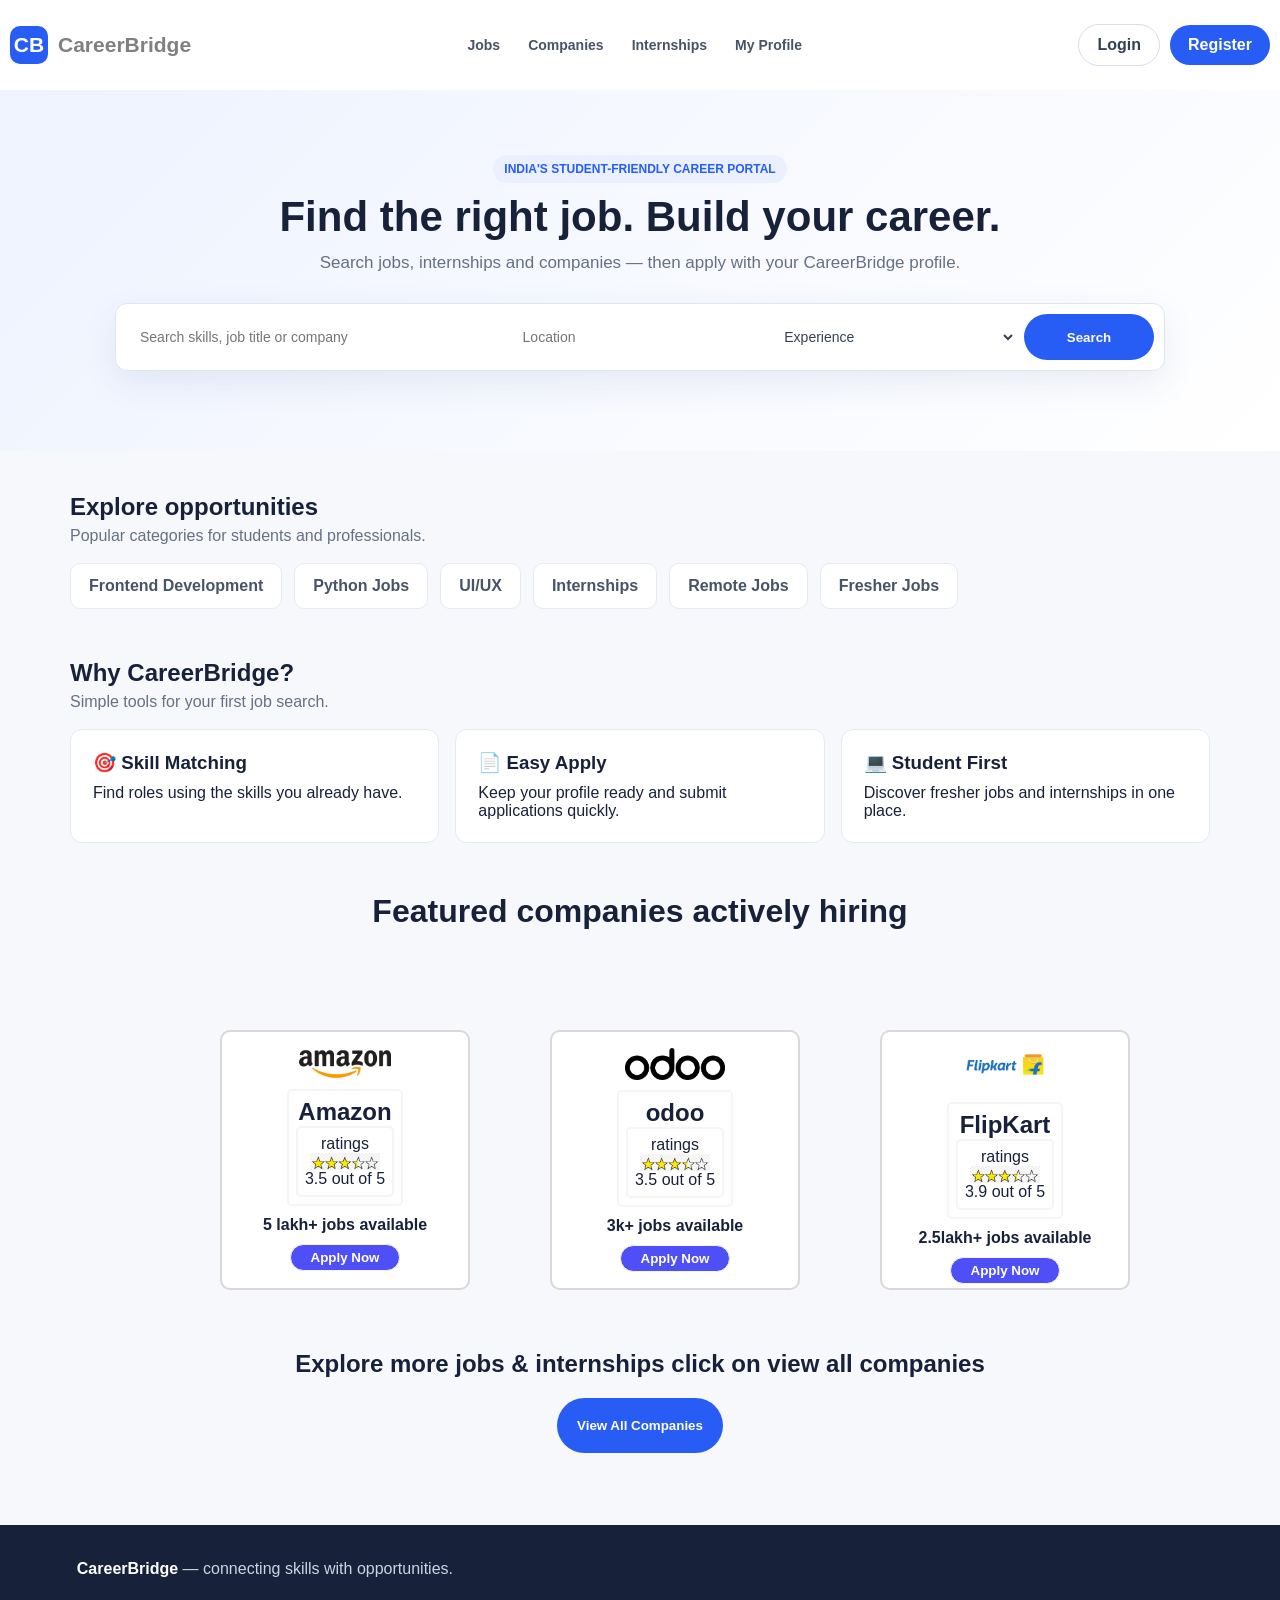
<file: index.html>
<!doctype html>
<html lang="en">

<head>
    <meta charset="UTF-8">
    <meta name="viewport" content="width=device-width,initial-scale=1">
    <title>CareerBridge | Find Jobs & Internships</title>
    <link rel="stylesheet" href="style.css">
</head>

<body>
    <nav class="cb-nav"><a class="cb-brand" href="index.html"><span class="cb-logo">CB</span>CareerBridge</a>
        <div class="cb-links"><a href="student.html">Jobs</a><a href="industry.html">Companies</a><a
                href="internship.html">Internships</a><a href="profile.html">My Profile</a></div>
        <div class="cb-actions"><a class="cb-btn cb-btn-outline" href="login.html">Login</a><a
                class="cb-btn cb-btn-primary" href="register.html">Register</a></div>
    </nav>
    <section class="cb-hero"><span class="hero-badge">INDIA'S STUDENT-FRIENDLY CAREER PORTAL</span>
        <h1>Find the right job. Build your career.</h1>
        <p>Search jobs, internships and companies — then apply with your CareerBridge profile.</p>
        <div class="cb-search"><input id="homeQ" placeholder="Search skills, job title or company"><input id="homeLoc"
                placeholder="Location"><select id="homeExp">
                <option value="">Experience</option>
                <option>Fresher</option>
                <option>0-2 years</option>
                <option>1-3 years</option>
            </select><button class="cb-btn cb-btn-primary"
                onclick="location.href='student.html?q='+encodeURIComponent(homeQ.value)+'&location='+encodeURIComponent(homeLoc.value)+'&experience='+encodeURIComponent(homeExp.value)">Search</button>
        </div>
    </section>
    <main class="cb-container">
        <div class="cb-section-title">
            <div>
                <h2>Explore opportunities</h2>
                <p>Popular categories for students and professionals.</p>
            </div>
        </div>
        <div class="cb-chips"><a class="cb-chip" href="student.html?q=Frontend">Frontend Development</a><a
                class="cb-chip" href="student.html?q=Python">Python Jobs</a><a class="cb-chip"
                href="student.html?q=UI">UI/UX</a><a class="cb-chip" href="internship.html">Internships</a><a
                class="cb-chip" href="student.html?location=Remote">Remote Jobs</a><a class="cb-chip"
                href="student.html?experience=Fresher">Fresher Jobs</a></div>
        <div class="cb-section-title" style="margin-top:50px">
            <div>
                <h2>Why CareerBridge?</h2>
                <p>Simple tools for your first job search.</p>
            </div>
        </div>
        <div class="company-grid">
            <div class="company-card">
                <h3>🎯 Skill Matching</h3>
                <p>Find roles using the skills you already have.</p>
            </div>
            <div class="company-card">
                <h3>📄 Easy Apply</h3>
                <p>Keep your profile ready and submit applications quickly.</p>
            </div>
            <div class="company-card">
                <h3>💻 Student First</h3>
                <p>Discover fresher jobs and internships in one place.</p>
            </div>
        </div>
        <div class="companys">
            <h1 style="margin-top: 50px;">Featured companies actively hiring</h1>
            <div class="container3">
                <div class="card">
                    <img style="width: 100px;" src="assets/compani logo/amazon.jpeg" alt="">
                    <div>
                        <h2>Amazon</h2>
                        <div class="rating" style="display: flex;">
                            <p>ratings</p><img style="width: 70px;" src="assets/svg icons/3.5 stars.png" alt="">
                            <p>3.5 out of 5</p>
                        </div>
                    </div>
                    <h4>5 lakh+ jobs available</h4>
                    <a href="student.html?q=Amazon"><button>Apply Now</button></a>
                </div>
                <div class="card">
                    <img style="width: 100px; filter: invert(1);" src="assets/compani logo/odoo_logo_inverted.png"
                        alt="">
                    <div>
                        <h2>odoo</h2>
                        <div class="rating" style="display: flex;">
                            <p>ratings</p><img style="width: 70px;" src="assets/svg icons/3.5 stars.png" alt="">
                            <p>3.5 out of 5</p>
                        </div>
                    </div>
                    <h4>3k+ jobs available</h4>
                    <a href="student.html?q=Odoo"><button>Apply Now</button></a>
                </div>
                <div class="card">
                    <img style="width: 100px;" src="assets/compani logo/flipkart.png" alt="">
                    <div>
                        <h2>FlipKart</h2>
                        <div class="rating" style="display: flex;">
                            <p>ratings</p><img style="width: 70px;" src="assets/svg icons/3.5 stars.png" alt="">
                            <p>3.9 out of 5</p>
                        </div>
                    </div>
                    <h4>2.5lakh+ jobs available</h4>
                    <a href="student.html?q=Flipkart"><button>Apply Now</button></a>
                </div>
                <div class="card">
                    <img style="width: 100px;" src="assets/compani logo/TCS.jfif" alt="">
                    <div>
                        <h2>Tcs</h2>
                        <div class="rating" style="display: flex;">
                            <p>ratings</p><img style="width: 70px;" src="assets/svg icons/3.5 stars.png" alt="">
                            <p>3.2 out of 5</p>
                        </div>
                    </div>
                    <h4>40k+ jobs available</h4>
                    <a href="student.html?q=Tata Consultancy Services"><button >Apply Now</button></a>
                </div>

            </div>
              <h2>Explore more jobs & internships click on view all companies</h2>
            <a href="industry.html"><button class="viewcompani">View All Companies</button></a>
        </div>
    </main>
    <footer class="cb-footer"><strong>CareerBridge</strong> — connecting skills with opportunities.</footer>
</body>

</html>
</file>
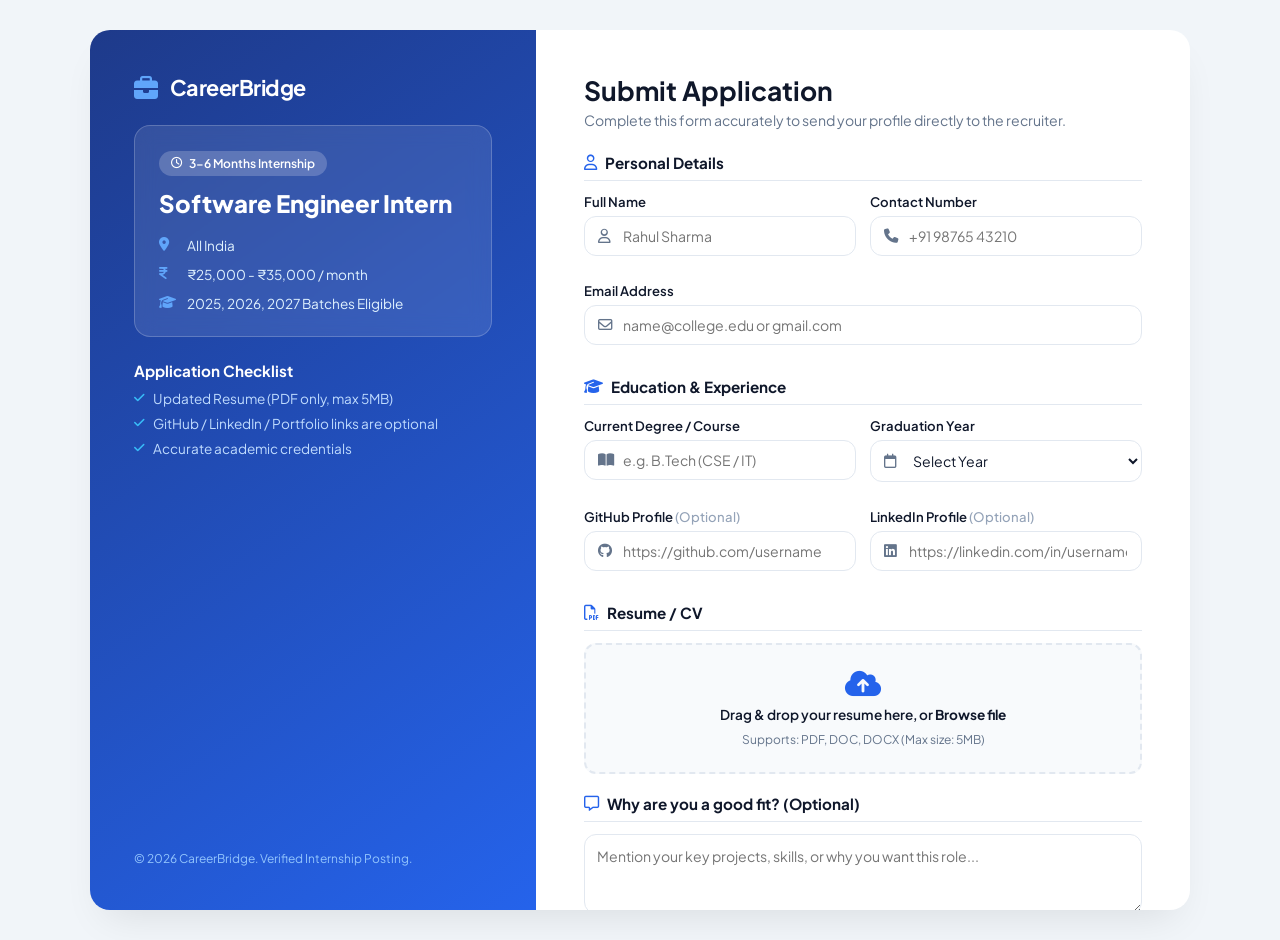
<file: applynow.html>
<!DOCTYPE html>
<html lang="en">
<head>
  <meta charset="UTF-8" />
  <meta name="viewport" content="width=device-width, initial-scale=1.0" />
  <title>Job Application | CareerBridge</title>
  <!-- Google Fonts & Font Awesome Icons -->
  <link href="https://fonts.googleapis.com/css2?family=Plus+Jakarta+Sans:wght@400;500;600;700;800&display=swap" rel="stylesheet">
  <link rel="stylesheet" href="https://cdnjs.cloudflare.com/ajax/libs/font-awesome/6.4.0/css/all.min.css">

  <style>
    :root {
      --primary: #2563eb;
      --primary-hover: #1d4ed8;
      --text-main: #0f172a;
      --text-muted: #64748b;
      --border: #e2e8f0;
      --bg-light: #f8fafc;
      --card-bg: #ffffff;
      --radius: 12px;
      --shadow: 0 10px 25px -5px rgba(0, 0, 0, 0.05), 0 8px 10px -6px rgba(0, 0, 0, 0.05);
    }

    * {
      margin: 0;
      padding: 0;
      box-sizing: border-box;
      font-family: 'Plus Jakarta Sans', sans-serif;
    }

    body {
      background-color: #f1f5f9;
      min-height: 100vh;
      display: flex;
      align-items: center;
      justify-content: center;
      padding: 30px 20px;
    }

    .container {
      display: flex;
      width: 100%;
      max-width: 1100px;
      background: var(--card-bg);
      border-radius: 20px;
      overflow: hidden;
      box-shadow: 0 20px 40px -15px rgba(0, 0, 0, 0.1);
      min-height: 750px;
    }

    /* Left Side - Job Overview Showcase */
    .showcase {
      flex: 0.9;
      background: linear-gradient(145deg, #1e3a8a, #2563eb);
      color: #ffffff;
      padding: 44px;
      display: flex;
      flex-direction: column;
      justify-content: space-between;
    }

    .brand {
      display: flex;
      align-items: center;
      gap: 12px;
      font-size: 1.35rem;
      font-weight: 700;
      letter-spacing: -0.5px;
    }

    .brand i {
      font-size: 1.5rem;
      color: #60a5fa;
    }

    .job-card {
      background: rgba(255, 255, 255, 0.1);
      backdrop-filter: blur(10px);
      border-radius: 16px;
      padding: 24px;
      border: 1px solid rgba(255, 255, 255, 0.2);
      margin: 24px 0;
    }

    .badge-tag {
      display: inline-flex;
      align-items: center;
      gap: 6px;
      background: rgba(255, 255, 255, 0.2);
      padding: 5px 12px;
      border-radius: 20px;
      font-size: 0.75rem;
      font-weight: 600;
      margin-bottom: 12px;
    }

    .job-title {
      font-size: 1.5rem;
      font-weight: 800;
      line-height: 1.3;
      margin-bottom: 6px;
    }

    .company-name {
      font-size: 0.95rem;
      color: #93c5fd;
      font-weight: 600;
      margin-bottom: 18px;
    }

    .job-highlights {
      display: flex;
      flex-direction: column;
      gap: 12px;
      font-size: 0.85rem;
      color: #e0f2fe;
    }

    .job-highlights div {
      display: flex;
      align-items: center;
      gap: 10px;
    }

    .job-highlights i {
      color: #60a5fa;
      width: 18px;
    }

    .guidelines h4 {
      font-size: 0.95rem;
      font-weight: 700;
      margin-bottom: 10px;
    }

    .guidelines ul {
      list-style: none;
      display: flex;
      flex-direction: column;
      gap: 8px;
      font-size: 0.85rem;
      color: #bfdbfe;
    }

    .guidelines li {
      display: flex;
      align-items: center;
      gap: 8px;
    }

    .guidelines li i {
      font-size: 0.75rem;
      color: #38bdf8;
    }

    /* Right Side - Application Form */
    .form-box {
      flex: 1.4;
      padding: 44px 48px;
      overflow-y: auto;
      max-height: 880px;
    }

    .form-header {
      margin-bottom: 24px;
    }

    .form-header h1 {
      font-size: 1.65rem;
      color: var(--text-main);
      font-weight: 700;
    }

    .form-header p {
      color: var(--text-muted);
      font-size: 0.88rem;
      margin-top: 4px;
    }

    .section-title {
      font-size: 0.95rem;
      font-weight: 700;
      color: var(--text-main);
      margin: 20px 0 12px;
      display: flex;
      align-items: center;
      gap: 8px;
      border-bottom: 1px solid var(--border);
      padding-bottom: 8px;
    }

    .section-title i {
      color: var(--primary);
    }

    .form-grid {
      display: grid;
      grid-template-columns: 1fr 1fr;
      gap: 14px;
    }

    .input-group {
      margin-bottom: 12px;
    }

    .input-group.full-width {
      grid-column: span 2;
    }

    .input-group label {
      display: block;
      font-size: 0.82rem;
      font-weight: 600;
      color: var(--text-main);
      margin-bottom: 6px;
    }

    .input-wrapper {
      position: relative;
      display: flex;
      align-items: center;
    }

    .input-wrapper i.prefix-icon {
      position: absolute;
      left: 14px;
      color: var(--text-muted);
      font-size: 0.9rem;
    }

    .input-wrapper input,
    .input-wrapper select,
    .input-group textarea {
      width: 100%;
      padding: 10px 14px 10px 38px;
      border: 1.5px solid var(--border);
      border-radius: var(--radius);
      font-size: 0.88rem;
      color: var(--text-main);
      outline: none;
      background: #ffffff;
      transition: border-color 0.2s, box-shadow 0.2s;
    }

    .input-group textarea {
      padding: 12px;
      resize: vertical;
      min-height: 80px;
    }

    .input-wrapper input:focus,
    .input-wrapper select:focus,
    .input-group textarea:focus {
      border-color: var(--primary);
      box-shadow: 0 0 0 3px rgba(37, 99, 235, 0.15);
    }

    /* Resume Upload Area */
    .upload-zone {
      border: 2px dashed var(--border);
      border-radius: var(--radius);
      padding: 24px;
      text-align: center;
      background: var(--bg-light);
      cursor: pointer;
      transition: all 0.2s ease;
      position: relative;
    }

    .upload-zone:hover {
      border-color: var(--primary);
      background: #eff6ff;
    }

    .upload-zone i {
      font-size: 1.8rem;
      color: var(--primary);
      margin-bottom: 8px;
    }

    .upload-zone p {
      font-size: 0.85rem;
      color: var(--text-main);
      font-weight: 600;
      margin-bottom: 4px;
    }

    .upload-zone span {
      font-size: 0.75rem;
      color: var(--text-muted);
    }

    .file-input {
      position: absolute;
      top: 0;
      left: 0;
      width: 100%;
      height: 100%;
      opacity: 0;
      cursor: pointer;
    }

    .selected-file-badge {
      display: none;
      align-items: center;
      justify-content: center;
      gap: 8px;
      margin-top: 10px;
      font-size: 0.82rem;
      color: #059669;
      font-weight: 600;
      background: #ecfdf5;
      padding: 6px 12px;
      border-radius: 6px;
      border: 1px solid #a7f3d0;
    }

    /* Terms */
    .terms-group {
      display: flex;
      align-items: flex-start;
      gap: 8px;
      margin: 16px 0 20px;
      font-size: 0.8rem;
      color: var(--text-muted);
    }

    .terms-group input {
      margin-top: 3px;
      accent-color: var(--primary);
    }

    /* Submit Button */
    .submit-btn {
      width: 100%;
      padding: 12px;
      background: var(--primary);
      color: #ffffff;
      border: none;
      border-radius: var(--radius);
      font-size: 0.95rem;
      font-weight: 600;
      cursor: pointer;
      display: flex;
      align-items: center;
      justify-content: center;
      gap: 8px;
      transition: background 0.2s, transform 0.1s;
    }

    .submit-btn:hover {
      background: var(--primary-hover);
    }

    .submit-btn:active {
      transform: translateY(1px);
    }

    /* Responsive */
    @media (max-width: 920px) {
      .container {
        flex-direction: column;
      }
      .showcase {
        padding: 30px;
      }
      .form-box {
        padding: 32px 24px;
        max-height: none;
      }
      .form-grid {
        grid-template-columns: 1fr;
      }
      .input-group.full-width {
        grid-column: span 1;
      }
    }
  </style>
</head>
<body>

  <div class="container">
    <!-- Left Showcase: Job Info -->
    <aside class="showcase">
      <div>
        <div class="brand">
          <i class="fa-solid fa-briefcase"></i>
          <span>CareerBridge</span>
        </div>

        <div class="job-card">
          <span class="badge-tag"><i class="fa-regular fa-clock"></i> 3-6 Months Internship</span>
          <h2 class="job-title">Software Engineer Intern</h2>
          <p class="company-name"></p>

          <div class="job-highlights">
            <div><i class="fa-solid fa-location-dot"></i> All India </div>
            <div><i class="fa-solid fa-indian-rupee-sign"></i> ₹25,000 - ₹35,000 / month</div>
            <div><i class="fa-solid fa-graduation-cap"></i> 2025, 2026, 2027 Batches Eligible</div>
          </div>
        </div>

        <div class="guidelines">
          <h4>Application Checklist</h4>
          <ul>
            <li><i class="fa-solid fa-check"></i> Updated Resume (PDF only, max 5MB)</li>
            <li><i class="fa-solid fa-check"></i> GitHub / LinkedIn / Portfolio links are optional</li>
            <li><i class="fa-solid fa-check"></i> Accurate academic credentials</li>
          </ul>
        </div>
      </div>

      <p style="font-size: 0.75rem; color: #93c5fd;">© 2026 CareerBridge. Verified Internship Posting.</p>
    </aside>

    <!-- Right Side: Application Form -->
    <main class="form-box">
      <div class="form-header">
        <h1>Submit Application</h1>
        <p>Complete this form accurately to send your profile directly to the recruiter.</p>
      </div>

      <form id="applicationForm">
        
        <!-- Personal Information -->
        <div class="section-title"><i class="fa-regular fa-user"></i> Personal Details</div>
        <div class="form-grid">
          <div class="input-group">
            <label for="fullName">Full Name</label>
            <div class="input-wrapper">
              <i class="fa-regular fa-user prefix-icon"></i>
              <input type="text" id="fullName" placeholder="Rahul Sharma" required />
            </div>
          </div>

          <div class="input-group">
            <label for="phone">Contact Number</label>
            <div class="input-wrapper">
              <i class="fa-solid fa-phone prefix-icon"></i>
              <input type="tel" id="phone" placeholder="+91 98765 43210" required />
            </div>
          </div>

          <div class="input-group full-width">
            <label for="email">Email Address</label>
            <div class="input-wrapper">
              <i class="fa-regular fa-envelope prefix-icon"></i>
              <input type="email" id="email" placeholder="name@college.edu or gmail.com" required />
            </div>
          </div>
        </div>

        <!-- Academic & Technical Background -->
        <div class="section-title"><i class="fa-solid fa-graduation-cap"></i> Education & Experience</div>
        <div class="form-grid">
          <div class="input-group">
            <label for="degree">Current Degree / Course</label>
            <div class="input-wrapper">
              <i class="fa-solid fa-book-open prefix-icon"></i>
              <input type="text" id="degree" placeholder="e.g. B.Tech (CSE / IT)" required />
            </div>
          </div>

          <div class="input-group">
            <label for="gradYear">Graduation Year</label>
            <div class="input-wrapper">
              <i class="fa-regular fa-calendar prefix-icon"></i>
              <select id="gradYear" required>
                <option value="" disabled selected>Select Year</option>
                <option value="2025">2025</option>
                <option value="2026">2026</option>
                <option value="2027">2027</option>
                <option value="2028">2028</option>
              </select>
            </div>
          </div>

          <div class="input-group">
            <label for="github">GitHub Profile <span style="font-weight:500;color:#94a3b8;">(Optional)</span></label>
            <div class="input-wrapper">
              <i class="fa-brands fa-github prefix-icon"></i>
              <input type="url" id="github" placeholder="https://github.com/username" />
            </div>
          </div>

          <div class="input-group">
            <label for="linkedin">LinkedIn Profile <span style="font-weight:500;color:#94a3b8;">(Optional)</span></label>
            <div class="input-wrapper">
              <i class="fa-brands fa-linkedin prefix-icon"></i>
              <input type="url" id="linkedin" placeholder="https://linkedin.com/in/username" />
            </div>
          </div>
        </div>

        <!-- Resume Attachment -->
        <div class="section-title"><i class="fa-regular fa-file-pdf"></i> Resume / CV</div>
        <div class="upload-zone" id="dropZone">
          <input type="file" id="resume" class="file-input" accept=".pdf,.doc,.docx" required onchange="handleFileSelect(event)" />
          <i class="fa-solid fa-cloud-arrow-up"></i>
          <p>Drag & drop your resume here, or <strong>Browse file</strong></p>
          <span>Supports: PDF, DOC, DOCX (Max size: 5MB)</span>
          <div class="selected-file-badge" id="fileBadge">
            <i class="fa-solid fa-circle-check"></i> <span id="fileNameDisplay">file.pdf</span>
          </div>
        </div>

        <!-- Cover Letter / Short Pitch -->
        <div class="section-title"><i class="fa-regular fa-message"></i> Why are you a good fit? (Optional)</div>
        <div class="input-group full-width">
          <textarea id="coverLetter" placeholder="Mention your key projects, skills, or why you want this role..."></textarea>
        </div>

        <!-- Confirmation -->
        <div class="terms-group">
          <input type="checkbox" id="confirm" required />
          <label for="confirm">
            I confirm that the details provided are accurate and authorize CareerBridge to share my profile with the hiring team.
          </label>
        </div>

        <!-- Submit Button -->
        <button type="submit" class="submit-btn" id="submitBtn">
          <span>Submit Application</span> <i class="fa-solid fa-arrow-right"></i>
        </button>
      </form>
    </main>
  </div>

  <script>
    function handleFileSelect(event) { const file=event.target.files[0], badge=document.getElementById('fileBadge'), nameDisplay=document.getElementById('fileNameDisplay'); if(file){ if(file.size>5*1024*1024){alert('File size exceeds 5MB.');event.target.value='';badge.style.display='none';return;} nameDisplay.textContent=`${file.name} (${(file.size/(1024*1024)).toFixed(2)} MB)`;badge.style.display='inline-flex';} else badge.style.display='none'; }
  </script><script src="backend.js"></script>
</body></html>
</file>
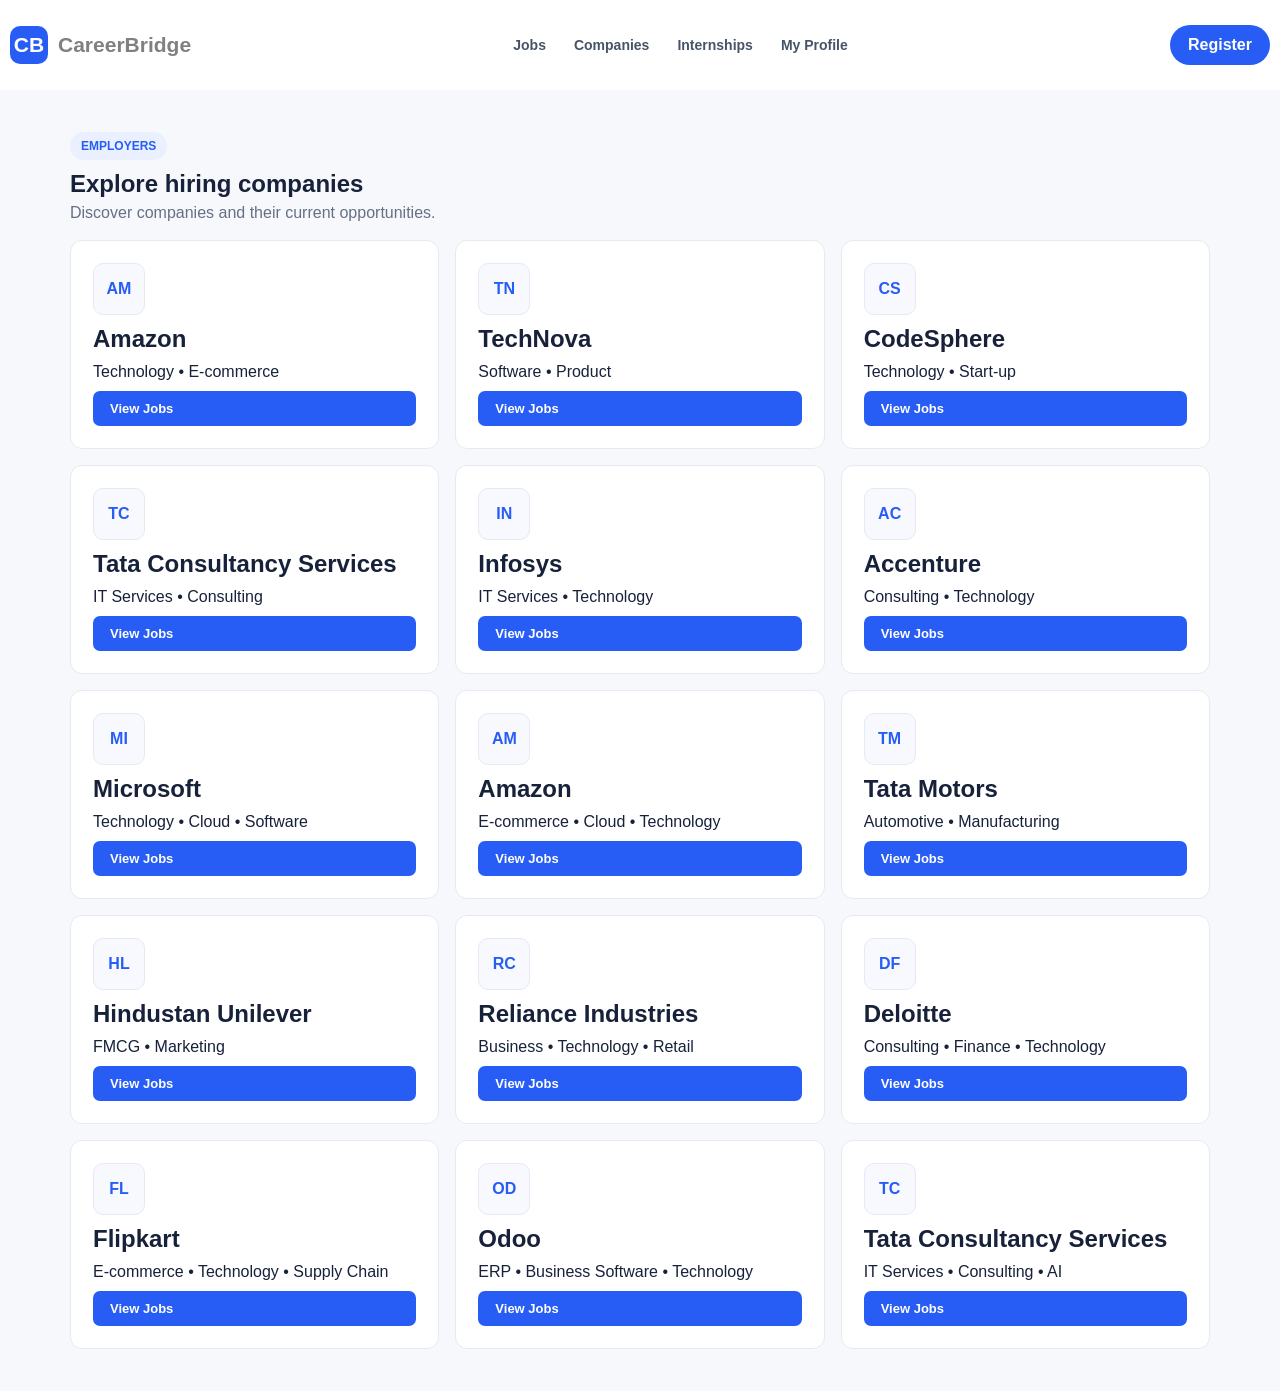
<file: industry.html>
<!doctype html>
<html lang="en">

<head>
    <meta charset="UTF-8">
    <meta name="viewport" content="width=device-width,initial-scale=1">
    <title>Companies | CareerBridge</title>
    <link rel="stylesheet" href="style.css">
</head>

<body>
    <nav class="cb-nav"><a class="cb-brand" href="index.html"><span class="cb-logo">CB</span>CareerBridge</a>
        <div class="cb-links"><a href="student.html">Jobs</a><a href="industry.html">Companies</a><a
                href="internship.html">Internships</a><a href="profile.html">My Profile</a></div>
        <div class="cb-actions"><a class="cb-btn cb-btn-primary" href="register.html">Register</a></div>
    </nav>
    <main class="cb-container">
        <div class="cb-section-title">
            <div><span class="hero-badge">EMPLOYERS</span>
                <h2 style="margin-top:10px">Explore hiring companies</h2>
                <p>Discover companies and their current opportunities.</p>
            </div>
        </div>
        <div class="company-grid">
            <div class="company-card">
                <div class="company-logo">AM</div>
                <h2>Amazon</h2>
                <p>Technology • E-commerce</p><a class="primary-btn" href="student.html?q=Amazon">View Jobs</a>
            </div>
            <div class="company-card">
                <div class="company-logo">TN</div>
                <h2>TechNova</h2>
                <p>Software • Product</p><a class="primary-btn" href="student.html?q=TechNova">View Jobs</a>
            </div>
            <div class="company-card">
                <div class="company-logo">CS</div>
                <h2>CodeSphere</h2>
                <p>Technology • Start-up</p><a class="primary-btn" href="student.html?q=CodeSphere">View Jobs</a>
            </div>
            <div class="company-card">
                <div class="company-logo">TC</div>
                <h2>Tata Consultancy Services</h2>
                <p>IT Services • Consulting</p>
                <a class="primary-btn" href="student.html?q=Tata Consultancy Services">View Jobs</a>
            </div>

            <div class="company-card">
                <div class="company-logo">IN</div>
                <h2>Infosys</h2>
                <p>IT Services • Technology</p>
                <a class="primary-btn" href="student.html?q=Infosys">View Jobs</a>
            </div>

            <div class="company-card">
                <div class="company-logo">AC</div>
                <h2>Accenture</h2>
                <p>Consulting • Technology</p>
                <a class="primary-btn" href="student.html?q=Accenture">View Jobs</a>
            </div>

            <div class="company-card">
                <div class="company-logo">MI</div>
                <h2>Microsoft</h2>
                <p>Technology • Cloud • Software</p>
                <a class="primary-btn" href="student.html?q=Microsoft">View Jobs</a>
            </div>

            <div class="company-card">
                <div class="company-logo">AM</div>
                <h2>Amazon</h2>
                <p>E-commerce • Cloud • Technology</p>
                <a class="primary-btn" href="student.html?q=Amazon">View Jobs</a>
            </div>

            <div class="company-card">
                <div class="company-logo">TM</div>
                <h2>Tata Motors</h2>
                <p>Automotive • Manufacturing</p>
                <a class="primary-btn" href="student.html?q=Tata Motors">View Jobs</a>
            </div>

            <div class="company-card">
                <div class="company-logo">HL</div>
                <h2>Hindustan Unilever</h2>
                <p>FMCG • Marketing</p>
                <a class="primary-btn" href="student.html?q=Hindustan Unilever">View Jobs</a>
            </div>

            <div class="company-card">
                <div class="company-logo">RC</div>
                <h2>Reliance Industries</h2>
                <p>Business • Technology • Retail</p>
                <a class="primary-btn" href="student.html?q=Reliance Industries">View Jobs</a>
            </div>

            <div class="company-card">
                <div class="company-logo">DF</div>
                <h2>Deloitte</h2>
                <p>Consulting • Finance • Technology</p>
                <a class="primary-btn" href="student.html?q=Deloitte">View Jobs</a>
            </div>
            <div class="company-card">
                <div class="company-logo">FL</div>
                <h2>Flipkart</h2>
                <p>E-commerce • Technology • Supply Chain</p>
                <a class="primary-btn" href="student.html?q=Flipkart">View Jobs</a>
            </div>

            <div class="company-card">
                <div class="company-logo">OD</div>
                <h2>Odoo</h2>
                <p>ERP • Business Software • Technology</p>
                <a class="primary-btn" href="student.html?q=Odoo">View Jobs</a>
            </div>

            <div class="company-card">
                <div class="company-logo">TC</div>
                <h2>Tata Consultancy Services</h2>
                <p>IT Services • Consulting • AI</p>
                <a class="primary-btn" href="student.html?q=Tata Consultancy Services">View Jobs</a>
            </div>
        </div>
    </main>
</body>

</html>
</file>
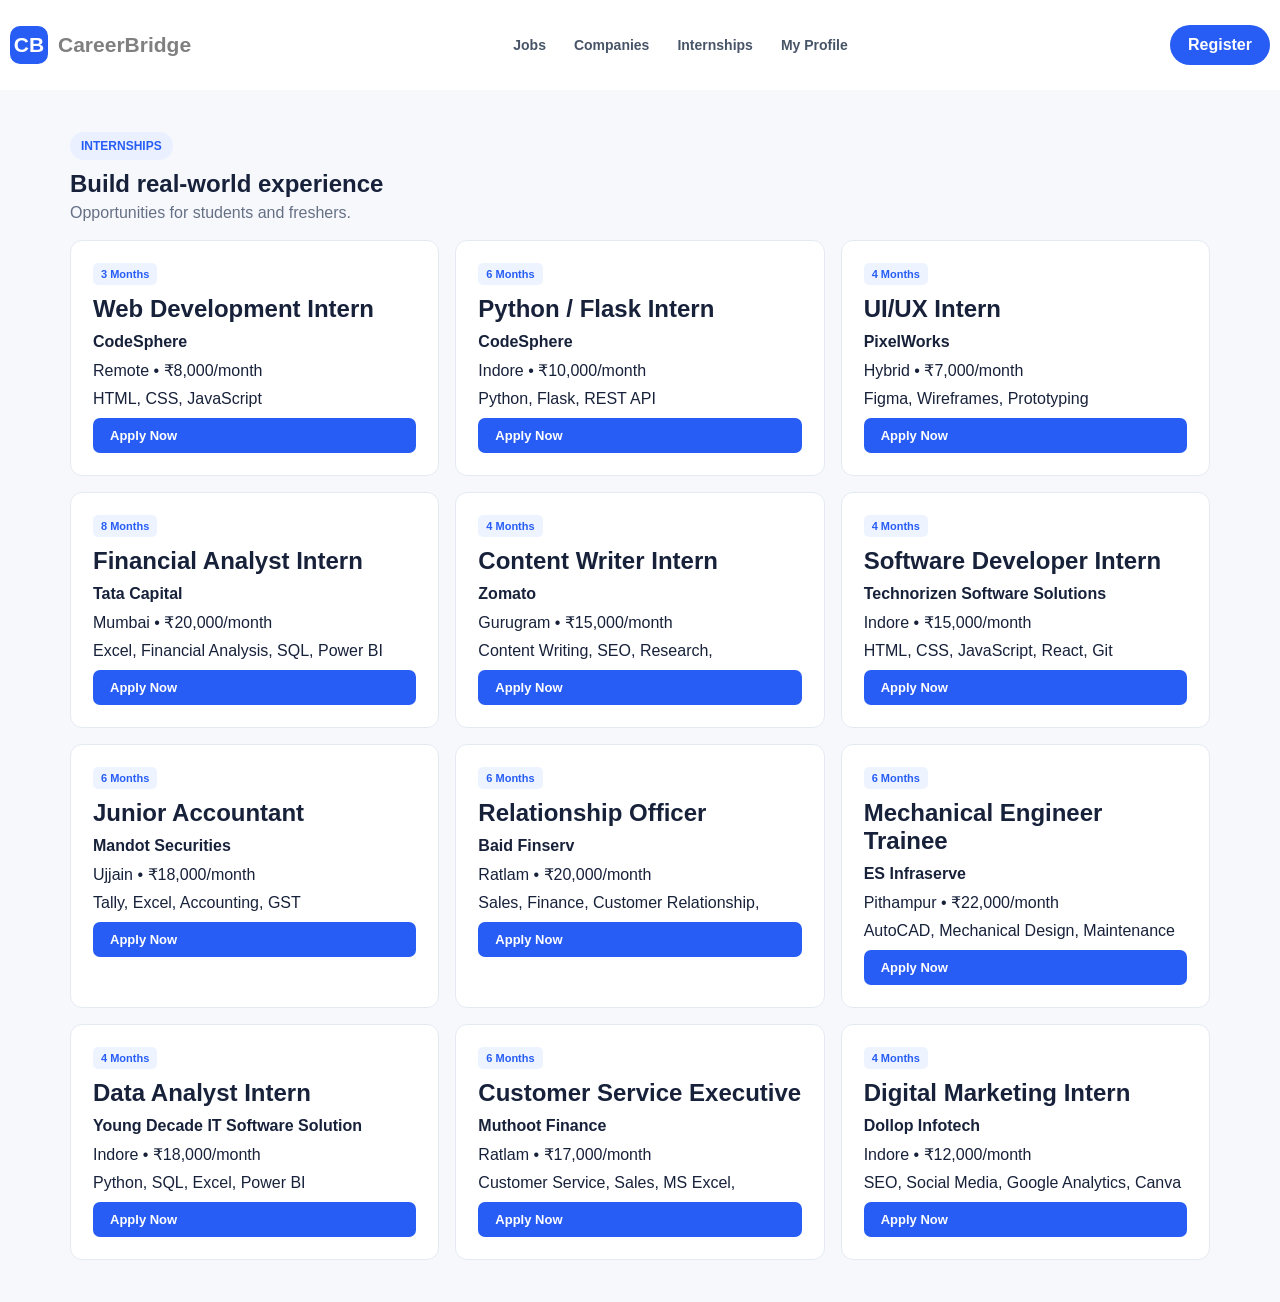
<file: internship.html>
<!doctype html>
<html lang="en">

<head>
    <meta charset="UTF-8">
    <meta name="viewport" content="width=device-width,initial-scale=1">
    <title>Internships | CareerBridge</title>
    <link rel="stylesheet" href="style.css">
</head>

<body>
    <nav class="cb-nav"><a class="cb-brand" href="index.html"><span class="cb-logo">CB</span>CareerBridge</a>
        <div class="cb-links"><a href="student.html">Jobs</a><a href="industry.html">Companies</a><a
                href="internship.html">Internships</a><a href="profile.html">My Profile</a></div>
        <div class="cb-actions"><a class="cb-btn cb-btn-primary" href="register.html">Register</a></div>
    </nav>
    <main class="cb-container">
        <div class="cb-section-title">
            <div><span class="hero-badge">INTERNSHIPS</span>
                <h2 style="margin-top:10px">Build real-world experience</h2>
                <p>Opportunities for students and freshers.</p>
            </div>
        </div>
        <div class="company-grid">
            <article class="company-card"><span class="pill">3 Months</span>
                <h2>Web Development Intern</h2>
                <h4>CodeSphere</h4>
                <p>Remote • ₹8,000/month</p>
                <p>HTML, CSS, JavaScript</p><a class="primary-btn" href="applynow.html?job=2">Apply Now</a>
            </article>
            <article class="company-card"><span class="pill">6 Months</span>
                <h2>Python / Flask Intern</h2>
                <h4>CodeSphere</h4>
                <p>Indore • ₹10,000/month</p>
                <p>Python, Flask, REST API</p><a class="primary-btn" href="applynow.html?job=2">Apply Now</a>
            </article>
            <article class="company-card"><span class="pill">4 Months</span>
                <h2>UI/UX Intern</h2>
                <h4>PixelWorks</h4>
                <p>Hybrid • ₹7,000/month</p>
                <p>Figma, Wireframes, Prototyping</p><a class="primary-btn" href="applynow.html?job=3">Apply Now</a>
            </article>
            <article class="company-card"><span class="pill">8 Months</span>
                <h2>Financial Analyst Intern</h2>
                <h4>Tata Capital</h4>
                <p>Mumbai • ₹20,000/month</p>
                <p>Excel, Financial Analysis, SQL, Power BI</p><a class="primary-btn" href="applynow.html?job=9">Apply
                    Now</a>
            </article>
            <article class="company-card"><span class="pill">4 Months</span>
                <h2>Content Writer Intern</h2>
                <h4>Zomato</h4>
                <p> Gurugram • ₹15,000/month</p>
                <p>Content Writing, SEO, Research,</p><a class="primary-btn"
                    href="applynow.html?job=17">Apply Now</a>
            </article>
            <article class="company-card"><span class="pill">4 Months</span>
                <h2>Software Developer Intern</h2>
                <h4>Technorizen Software Solutions</h4>
                <p>Indore • ₹15,000/month</p>
                <p>HTML, CSS, JavaScript, React, Git</p>
                <a class="primary-btn" href="applynow.html?job=21">Apply Now</a>
            </article>

            <article class="company-card"><span class="pill">6 Months</span>
                <h2>Junior Accountant</h2>
                <h4>Mandot Securities</h4>
                <p>Ujjain • ₹18,000/month</p>
                <p>Tally, Excel, Accounting, GST</p>
                <a class="primary-btn" href="applynow.html?job=22">Apply Now</a>
            </article>

            <article class="company-card"><span class="pill">6 Months</span>
                <h2>Relationship Officer</h2>
                <h4>Baid Finserv</h4>
                <p>Ratlam • ₹20,000/month</p>
                <p>Sales, Finance, Customer Relationship, </p>
                <a class="primary-btn" href="applynow.html?job=23">Apply Now</a>
            </article>

            <article class="company-card"><span class="pill">6 Months</span>
                <h2>Mechanical Engineer Trainee</h2>
                <h4>ES Infraserve</h4>
                <p>Pithampur • ₹22,000/month</p>
                <p>AutoCAD, Mechanical Design, Maintenance</p>
                <a class="primary-btn" href="applynow.html?job=24">Apply Now</a>
            </article>

            <article class="company-card"><span class="pill">4 Months</span>
                <h2>Data Analyst Intern</h2>
                <h4>Young Decade IT Software Solution</h4>
                <p>Indore • ₹18,000/month</p>
                <p>Python, SQL, Excel, Power BI</p>
                <a class="primary-btn" href="applynow.html?job=25">Apply Now</a>
            </article>

            <article class="company-card"><span class="pill">6 Months</span>
                <h2>Customer Service Executive</h2>
                <h4>Muthoot Finance</h4>
                <p>Ratlam • ₹17,000/month</p>
                <p>Customer Service, Sales, MS Excel,</p>
                <a class="primary-btn" href="applynow.html?job=26">Apply Now</a>
            </article>

            <article class="company-card"><span class="pill">4 Months</span>
                <h2>Digital Marketing Intern</h2>
                <h4>Dollop Infotech</h4>
                <p>Indore • ₹12,000/month</p>
                <p>SEO, Social Media, Google Analytics, Canva</p>
                <a class="primary-btn" href="applynow.html?job=27">Apply Now</a>
            </article>
        </div>
    </main>
</body>

</html>
</file>
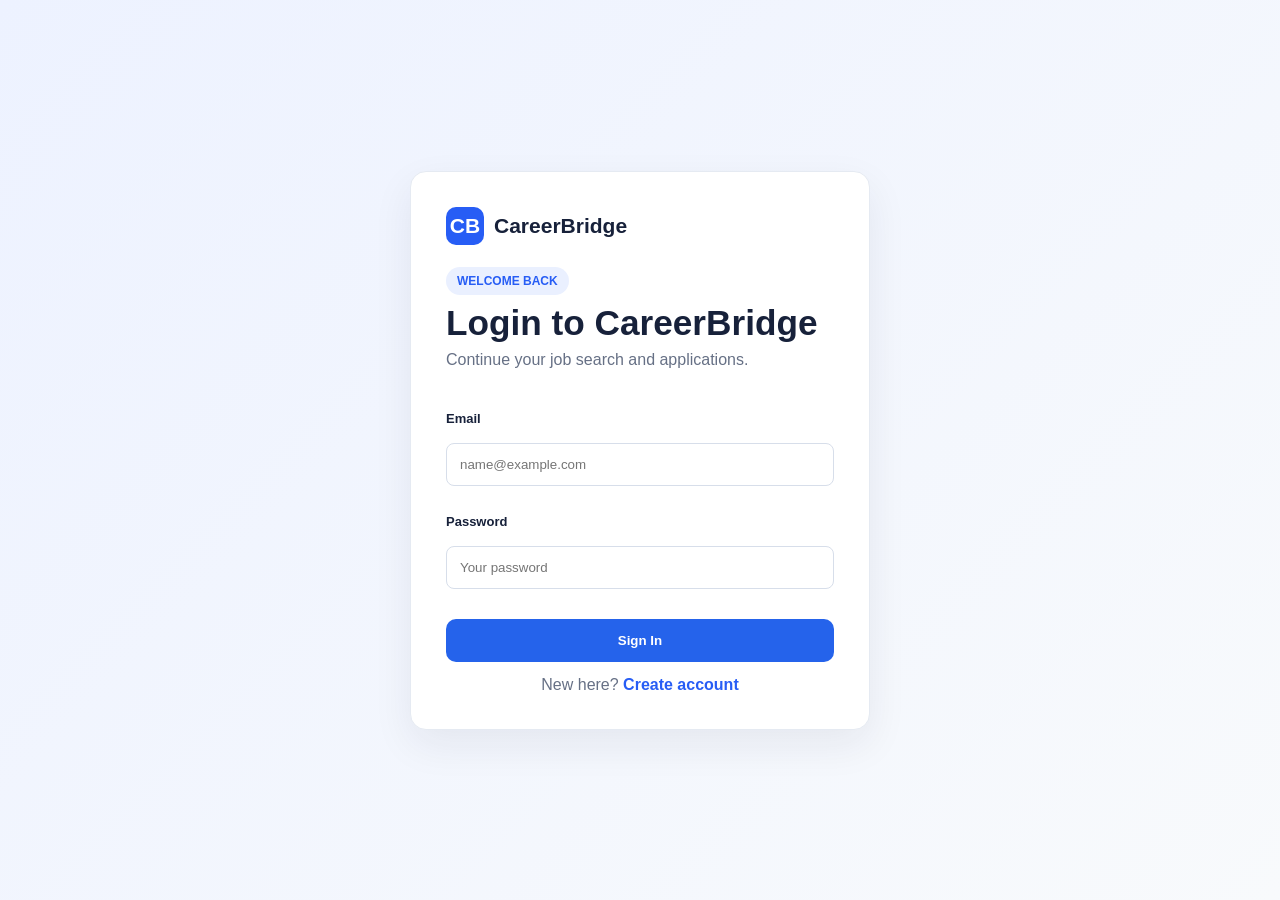
<file: login.html>
<!doctype html>
<html lang="en">

<head>
    <meta charset="UTF-8">
    <meta name="viewport" content="width=device-width,initial-scale=1">
    <title>Login | CareerBridge</title>
    <link rel="stylesheet" href="style.css">
</head>

<body>
    <main class="auth-page">
        <section class="auth-card"><a class="cb-brand" href="index.html"><span
                    class="cb-logo">CB</span>CareerBridge</a><span class="hero-badge" style="margin-top:22px">WELCOME
                BACK</span>
            <h1>Login to CareerBridge</h1>
            <p>Continue your job search and applications.</p>
            <form id="loginForm"><label>Email</label><input id="email" type="email" required
                    placeholder="name@example.com"><label>Password</label><input id="password" type="password" required
                    placeholder="Your password"><button class="cb-btn cb-btn-primary" type="submit">Sign In</button>
            </form>
            <p class="auth-message">New here? <a href="register.html" style="color:#275df5;font-weight:700">Create
                    account</a></p>
        </section>
    </main>
    <script src="backend.js"></script>
</body>

</html>
</file>
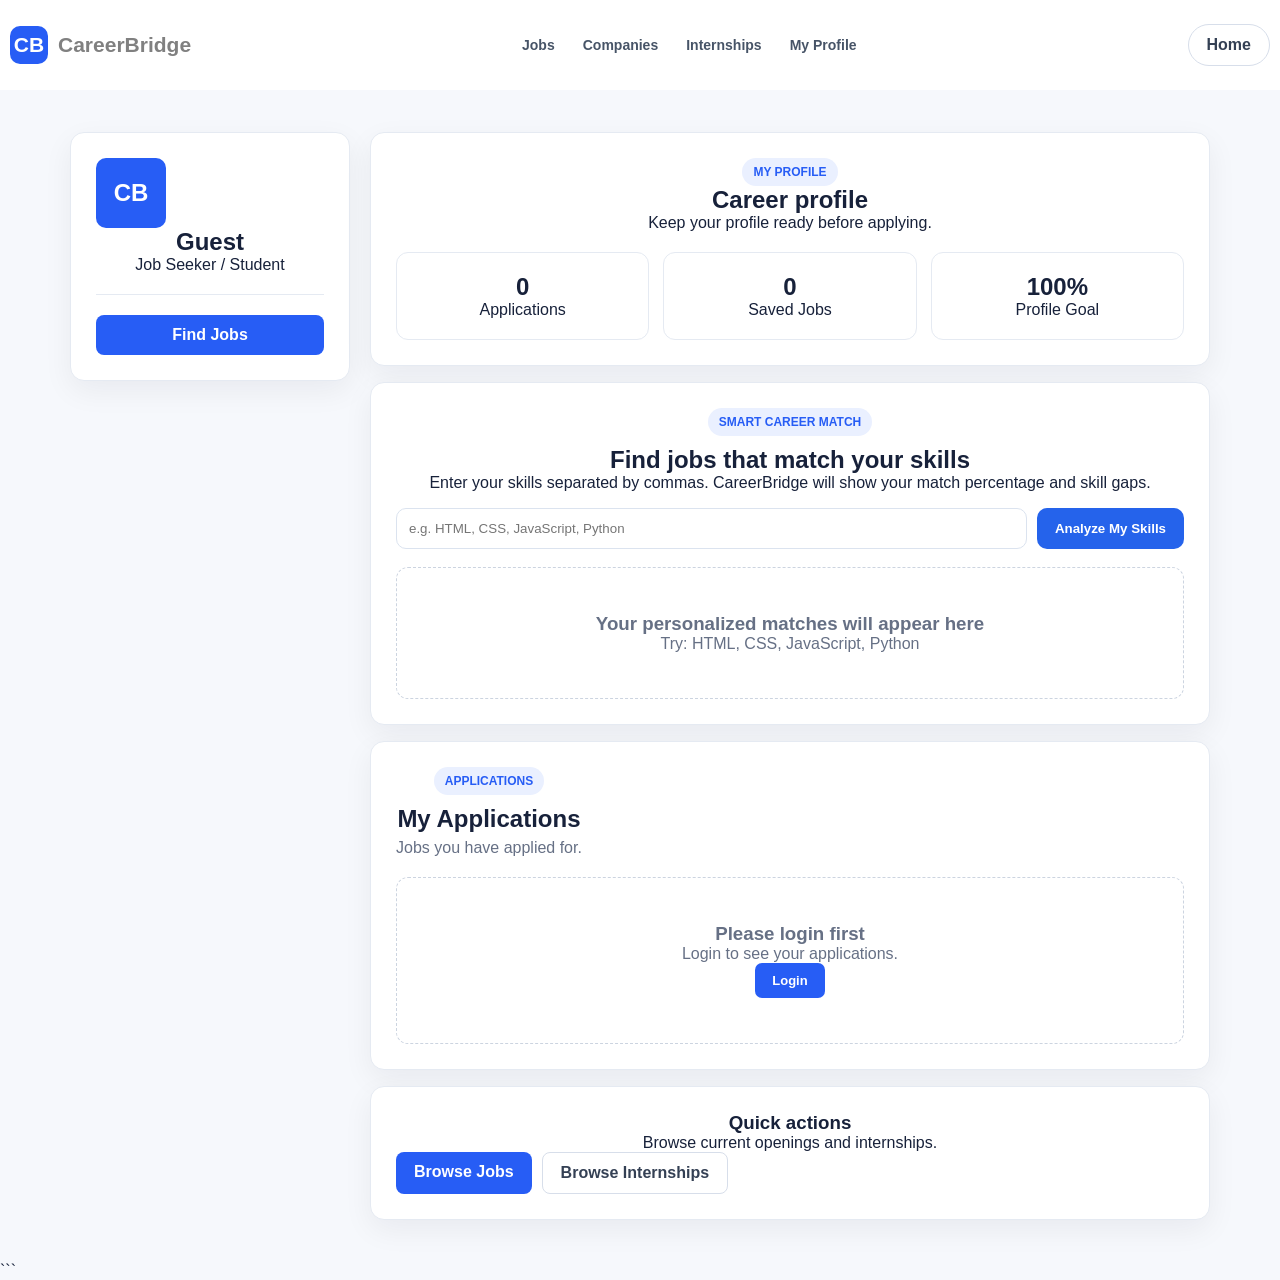
<file: profile.html>
<!doctype html>

<html lang="en">

<head>

    <meta charset="UTF-8">

    <meta
        name="viewport"
        content="width=device-width, initial-scale=1"
    >

    <title>
        Profile | CareerBridge
    </title>

    <link
        rel="stylesheet"
        href="style.css"
    >

</head>


<body>


<!-- ================= NAVBAR ================= -->

<nav class="cb-nav">

    <a
        class="cb-brand"
        href="index.html"
    >

        <span class="cb-logo">
            CB
        </span>

        CareerBridge

    </a>


    <div class="cb-links">

        <a href="student.html">
            Jobs
        </a>

        <a href="industry.html">
            Companies
        </a>

        <a href="internship.html">
            Internships
        </a>

        <a href="profile.html">
            My Profile
        </a>

    </div>


    <div class="cb-actions">

        <a
            class="cb-btn cb-btn-outline"
            href="index.html"
        >
            Home
        </a>

    </div>

</nav>



<!-- ================= MAIN ================= -->

<main class="cb-container">


    <div class="profile-grid">


        <!-- ================= PROFILE SIDEBAR ================= -->

        <aside class="profile-card">

            <div
                class="cb-logo"
                style="
                    width:70px;
                    height:70px;
                    font-size:24px;
                "
            >
                CB
            </div>


            <h2 data-user-name>
                Guest
            </h2>


            <p>
                Job Seeker / Student
            </p>


            <hr
                style="
                    border:0;
                    border-top:1px solid #e5eaf2;
                    margin:20px 0;
                "
            >


            <a
                class="cb-btn cb-btn-primary"
                style="
                    display:block;
                    text-align:center;
                "
                href="student.html"
            >
                Find Jobs
            </a>

        </aside>



        <!-- ================= PROFILE CONTENT ================= -->

        <section>


            <!-- PROFILE CARD -->

            <div class="profile-card">

                <span class="hero-badge">
                    MY PROFILE
                </span>


                <h1>
                    Career profile
                </h1>


                <p>
                    Keep your profile ready
                    before applying.
                </p>


                <div
                    class="stat-grid"
                    style="margin-top:20px"
                >

                    <div class="stat-box">

                        <b id="applicationCount">
                            0
                        </b>

                        <p>
                            Applications
                        </p>

                    </div>


                    <div class="stat-box">

                        <b>
                            0
                        </b>

                        <p>
                            Saved Jobs
                        </p>

                    </div>


                    <div class="stat-box">

                        <b>
                            100%
                        </b>

                        <p>
                            Profile Goal
                        </p>

                    </div>

                </div>

            </div>



            <!-- ================= SMART MATCH ================= -->
<div class="profile-card" style="margin-top:16px">
<span class="hero-badge">SMART CAREER MATCH</span>
<h2 style="margin-top:10px">Find jobs that match your skills</h2>
<p>Enter your skills separated by commas. CareerBridge will show your match percentage and skill gaps.</p>
<div style="display:flex;gap:10px;flex-wrap:wrap;margin-top:16px">
<input id="profileSkills" type="text" placeholder="e.g. HTML, CSS, JavaScript, Python" style="flex:1;min-width:240px;padding:12px;border:1px solid #dbe3ef;border-radius:10px">
<button class="cb-btn cb-btn-primary" type="button" onclick="findSmartMatches()">Analyze My Skills</button>
</div>
<div id="smartMatchResults" style="margin-top:18px"><div class="empty-state"><h3>Your personalized matches will appear here</h3><p>Try: HTML, CSS, JavaScript, Python</p></div></div>
</div>

<!-- ================= MY APPLICATIONS ================= -->

            <div
                class="profile-card"
                style="margin-top:16px"
            >

                <div
                    class="cb-section-title"
                    style="
                        margin-bottom:20px;
                    "
                >

                    <div>

                        <span class="hero-badge">
                            APPLICATIONS
                        </span>

                        <h2
                            style="
                                margin-top:10px;
                            "
                        >
                            My Applications
                        </h2>

                        <p>
                            Jobs you have applied for.
                        </p>

                    </div>

                </div>


                <!-- JS WILL LOAD APPLICATIONS HERE -->

                <div id="applicationsList">

                    <div class="loading">

                        Loading your applications...

                    </div>

                </div>

            </div>



            <!-- ================= QUICK ACTIONS ================= -->

            <div
                class="profile-card"
                style="margin-top:16px"
            >

                <h3>
                    Quick actions
                </h3>


                <p>
                    Browse current openings
                    and internships.
                </p>


                <div
                    style="
                        display:flex;
                        gap:10px;
                        flex-wrap:wrap;
                    "
                >

                    <a
                        class="cb-btn cb-btn-primary"
                        href="student.html"
                    >
                        Browse Jobs
                    </a>


                    <a
                        class="cb-btn cb-btn-outline"
                        href="internship.html"
                    >
                        Browse Internships
                    </a>

                </div>

            </div>


        </section>

    </div>

</main>



<!-- ================= JAVASCRIPT ================= -->

<script src="backend.js"></script>


</body>

</html>
```
</file>
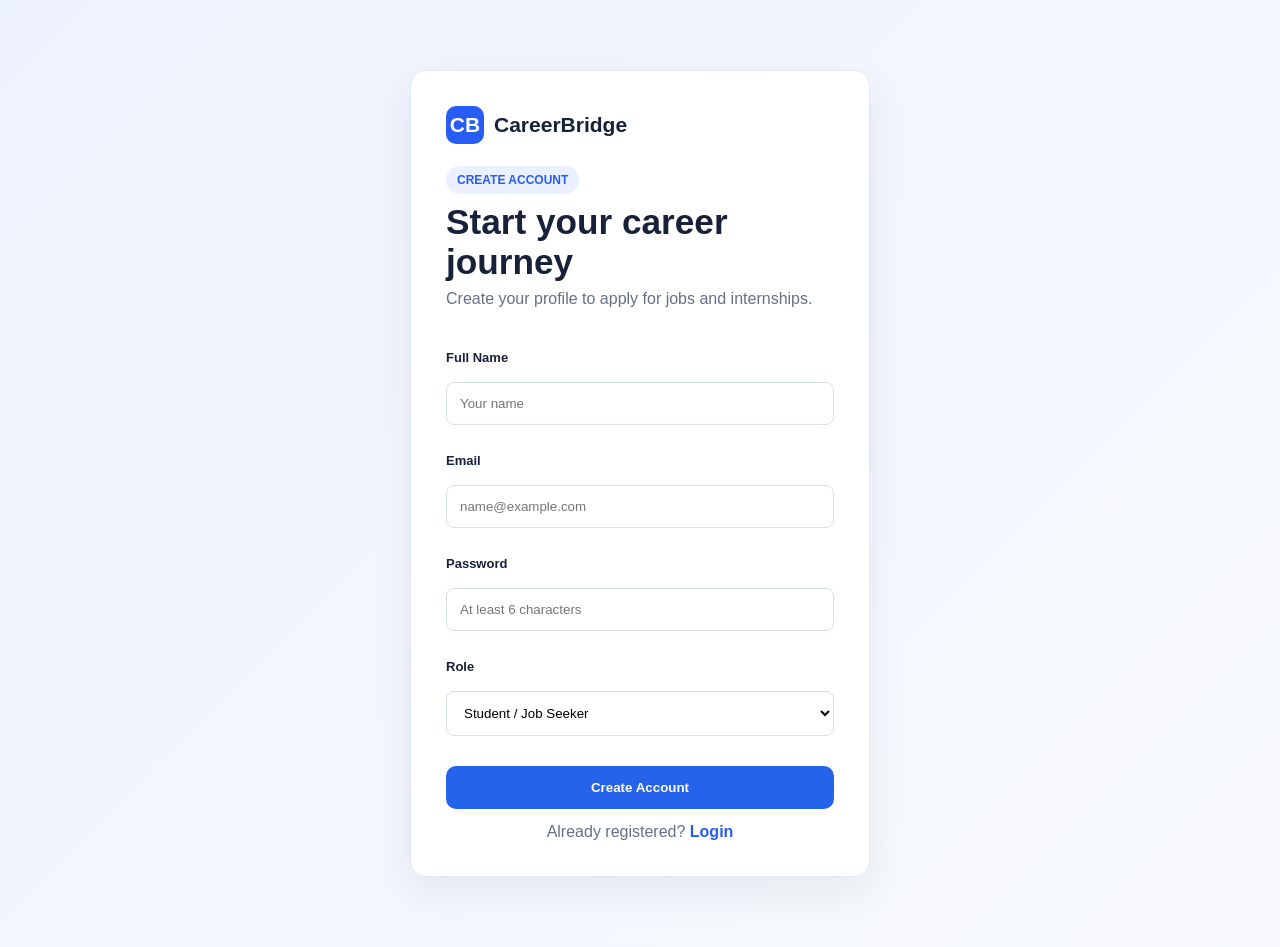
<file: register.html>
<!doctype html>
<html lang="en">

<head>
    <meta charset="UTF-8">
    <meta name="viewport" content="width=device-width,initial-scale=1">
    <title>Register | CareerBridge</title>
    <link rel="stylesheet" href="style.css">
</head>

<body>
    <main class="auth-page">
        <section class="auth-card"><a class="cb-brand" href="index.html"><span
                    class="cb-logo">CB</span>CareerBridge</a><span class="hero-badge" style="margin-top:22px">CREATE
                ACCOUNT</span>
            <h1>Start your career journey</h1>
            <p>Create your profile to apply for jobs and internships.</p>
            <form id="registerForm"><label>Full Name</label><input id="regName" required
                    placeholder="Your name"><label>Email</label><input id="regEmail" type="email" required
                    placeholder="name@example.com"><label>Password</label><input id="regPassword" type="password"
                    minlength="6" required placeholder="At least 6 characters"><label>Role</label><select id="regRole">
                    <option>Student / Job Seeker</option>
                    <option>Employer / Recruiter</option>
                </select><button class="cb-btn cb-btn-primary" type="submit">Create Account</button></form>
            <p class="auth-message">Already registered? <a href="login.html"
                    style="color:#275df5;font-weight:700">Login</a></p>
        </section>
    </main>
    <script src="backend.js"></script>
</body>

</html>
</file>
<file: style.css>
* {
    margin: 0;
    padding: 0;

}

body {
    background-color: whitesmoke;
}

nav {
    display: flex;
    flex-direction: row;
    align-items: center;
    justify-content: space-between;
    background-color: white;
    color: gray;
    width: 100%;
    height: 10vh;
    padding: 7px 10px;
    position: fixed;
    z-index: 1000;
    cursor: pointer;
}

nav .left a {
    border: 1px solid gray;
    border-radius: 50px;
    width: 35px;
}

nav .mid {
    display: flex;
    gap: 25px;
    align-items: center;
}


nav .mid button {
    border: none;
    background: none;
    color: gray;
    text-decoration: underline;
    font-size: x-large;
}

nav .right {
    display: flex;
    gap: 15px;
    margin-right: 40px;
}

nav .right button {
    border-radius: 30px;
    padding: 1px;
    width: 120px;
    font-size: large;
    font-weight: 600;
}

nav .mid button:hover {
    color: blue;
}

.login:hover {
    background-color: blue;
    color: white;
}

.section1 {
    display: flex;
    flex-direction: column;
    align-items: center;
    width: 100%;
    height: 100%;

}

.section1 .search {
    border: 2px solid black;
    border-radius: 40px;
    width: 630px;
    justify-content: center;
    display: flex;
    margin: 20px;
    padding: 15px;
    position: relative;
    align-items: center;
    background-color: white;
    margin-top: 70px;
}

.section1 .search input {
    border: none;
    background-color: transparent;
    font-size: larger;
    width: 120px;
}

.section1 .search button {
    font-size: larger;
    font-weight: 600;
    padding: 5px;
    background-color: #2196F3;
    color: white;
    border-radius: 30px;
    position: absolute;
    right: 20px;
    border: 2px solid #2196f3;
    cursor: pointer;

}

.section1 .text {
    display: flex;
    justify-content: center;
    flex-direction: column;
    align-items: center;
    margin-top: 110px;
    cursor: pointer;
}

.container1 {
    margin-top: 150px;
    display: flex;
    flex-direction: column;
    gap: 20px;
}

.box1:hover {
    box-shadow: 1px 1px 10px;
}

.topbox,
.bottombox {
    display: flex;
    flex-direction: row;
    justify-content: center;
    align-items: center;
    gap: 20px;
}

.bottombox {
    gap: 30px;
}


.box1 .logo {
    background-color: lightyellow;
    padding: 5px;
    border-radius: 20px;
}

.section1 .box1 {
    display: flex;
    flex-direction: row;
    border: 2px solid #ebe5e5;
    width: 140px;
    height: 50px;
    border-radius: 10px;
    justify-content: center;
    align-items: center;
    gap: 15px;
    background-color: white;
    cursor: pointer;
}

.section2 {
    width: 100%;
    height: 100%;
    display: flex;
    justify-content: center;
    align-items: center;
    margin-top: 100px;
    flex-direction: column;
    overflow: hidden;

}

.container2 {
    width: 100%;
    padding-left: 130px;
    margin: 50px;
    display: flex;
    flex-direction: row;
    gap: 20px;
    overflow-y: hidden;
    overflow-x: auto;
    white-space: nowrap;
    scrollbar-color: white;
    scrollbar-width: none;
    cursor: pointer;

}

.container2 ::-webkit-scrollbar {
    display: none;
}

.box2:hover {
    box-shadow: 1px 1px 10px;
}

.container2 .box2 {
    border: 1px solid #e6e0e0;
    background-color: white;
    width: 200px;
    padding: 15px;
    border-radius: 10px;
    gap: 10px;
    display: flex;
    flex-direction: column;
    flex-shrink: 0;
    cursor: pointer;
}

.box2 .logos {
    width: 40px;
    height: 40px;
    display: flex;
    gap: 9px;

}

.box2 .logos img {
    border: 1px solid gray;
    border-radius: 5px;
}

.section3 {
    display: flex;
    width: 100%;
    height: 100%;
    justify-content: center;
    flex-direction: column;
    align-items: center;
    margin-top: 80px;
}


.container3 .card {
    border: 2px solid #d9d7d7;
    border-radius: 10px;
    display: flex;
    flex-direction: column;
    justify-content: center;
    align-items: center;
    height: 260px;
    width: 250px;
    padding: 9px;
    gap: 10px;
    background-color: white;
    flex-shrink: 0;
}

.container3 ::-webkit-scrollbar {
    display: none;
}

.card div {
    border: 2px solid whitesmoke;
    padding: 7px;
    background-color: white;
    border-radius: 5px;
    display: flex;
    justify-content: center;
    flex-direction: column;
    align-items: center;

}

.container3 {
    margin-top: 40px;
    padding: 40px;
    width: 100%;
    display: flex;
    gap: 80px;
    padding-left: 150px;
    flex-direction: row;
    overflow-y: hidden;
    overflow-x: auto;
    white-space: nowrap;
    scrollbar-color: white;
    scrollbar-width: none;
}

.section3 button {
    width: 200px;
    height: 60px;
    font-weight: 900;
    padding: 9px;
    color: blue;
    border-radius: 40px;
    border: 1px solid blue;
    background-blend-mode: darken;
    cursor: pointer;
}

.card button {
    padding: 5px;
    border-radius: 20px;
    width: 110px;
    background-color: #4f4ff7;
    color: white;
    border: 1px solid whitesmoke;
    font-weight: 600;
    cursor: pointer;
}

.section4 {
    margin-top: 80px;
    display: flex;
    justify-content: center;
    flex-direction: column;
    align-items: center;
    gap: 100px;
}

.section4 img {
    border-radius: 20px;
    border: 2px solid gray;
    height: 600px;
}

.ind .section1 {
    display: flex;
    justify-content: center;
    align-items: center;
    width: 100%;
    height: 100%;
    position: relative;
}

.indcontainer {
    display: flex;
    border: 2px solid black;
    width: 80%;
    height: 90vh;
    position: absolute;
    top: 120px;
    border-radius: 30px;
    padding: 20px;
    gap: 5px;
}

.indleft {
    background-color: white;
    color: black;
    display: flex;
    border: 1px solid black;
    width: 30%;
    border-radius: 10px;
    flex-direction: column;
    padding: 10px;
    align-items: center;
    justify-content: flex-start;
    gap: 40px;
}

.indright {
    color: black;
    background-color: white;
    display: flex;
    border: 1px solid black;
    width: 70%;
    border-radius: 10px;
}

.indright div img {
    width: 140px;
}

.indright div {
    display: flex;
    justify-content: center;
    align-items: center;
    flex-direction: column;
    gap: 20px;
    padding: 30px;
}

/* Shared linked pages */
* {
    box-sizing: border-box
}

a {
    text-decoration: none;
    color: inherit
}

.brand-dot {
    width: 38px;
    height: 38px;
    border-radius: 50%;
    display: grid;
    place-items: center;
    background: #2563eb;
    color: #fff;
    font-weight: 800
}

.category-link {
    color: inherit
}

.page-shell {
    padding: 120px 7% 60px;
    min-height: 100vh
}

.page-hero {
    max-width: 850px;
    margin: 35px auto 40px;
    text-align: center
}

.page-hero h1 {
    font-size: clamp(2rem, 5vw, 3.6rem);
    margin: 10px 0
}

.page-hero p {
    color: #667085;
    font-size: 1.05rem
}

.eyebrow {
    color: #2563eb;
    font-size: .8rem;
    font-weight: 800;
    letter-spacing: .12em
}

.filter-bar {
    max-width: 1050px;
    margin: 0 auto 36px;
    display: grid;
    grid-template-columns: 2fr 1.3fr 1fr auto;
    gap: 12px;
    background: #fff;
    padding: 16px;
    border-radius: 16px;
    box-shadow: 0 8px 30px rgba(15, 23, 42, .07)
}

.filter-bar input,
.filter-bar select,
.auth-card input,
.auth-card select {
    width: 100%;
    padding: 13px 14px;
    border: 1px solid #d9e0ea;
    border-radius: 10px;
    background: #fff
}

.filter-bar button,
.job-card-web button,
.profile-card button,
.auth-card button,
.company-detail button {
    border: 0;
    background: #2563eb;
    color: #fff;
    padding: 12px 18px;
    border-radius: 10px;
    font-weight: 700;
    cursor: pointer
}

.cards-grid {
    max-width: 1050px;
    margin: auto;
    display: grid;
    grid-template-columns: repeat(3, 1fr);
    gap: 20px
}

.job-card-web {
    background: #fff;
    border: 1px solid #e7ebf1;
    border-radius: 16px;
    padding: 22px;
    box-shadow: 0 8px 25px rgba(15, 23, 42, .05);
    display: flex;
    flex-direction: column;
    gap: 15px
}

.job-card-web p {
    color: #667085
}

.pill {
    align-self: flex-start;
    background: #eef4ff;
    color: #2563eb;
    padding: 5px 9px;
    border-radius: 20px;
    font-size: .75rem;
    font-weight: 800
}

.card-actions {
    display: flex;
    align-items: center;
    justify-content: space-between;
    gap: 10px
}

.card-actions a:last-child {
    color: #2563eb;
    font-weight: 700
}

.profile-wrap {
    max-width: 1050px;
    margin: auto;
    display: grid;
    grid-template-columns: 280px 1fr;
    gap: 25px
}

.profile-card,
.profile-main,
.auth-card {
    background: #fff;
    border: 1px solid #e7ebf1;
    border-radius: 18px;
    padding: 28px;
    box-shadow: 0 10px 30px rgba(15, 23, 42, .06)
}

.profile-card {
    text-align: center;
    height: max-content
}

.avatar {
    width: 84px;
    height: 84px;
    border-radius: 50%;
    display: grid;
    place-items: center;
    margin: 0 auto 15px;
    background: #e8efff;
    color: #2563eb;
    font-size: 1.6rem;
    font-weight: 800
}

.profile-section {
    padding: 22px 0;
    border-bottom: 1px solid #edf0f4
}

.skill-list,
.quick-links {
    display: flex;
    gap: 10px;
    flex-wrap: wrap;
    margin-top: 12px
}

.skill-list span,
.quick-links a {
    background: #f1f5f9;
    padding: 8px 12px;
    border-radius: 20px
}

.quick-links a {
    color: #2563eb;
    font-weight: 700
}

.auth-card {
    max-width: 520px;
    margin: 40px auto
}

.auth-card h1 {
    font-size: 2.2rem;
    margin: 8px 0
}

.auth-card p {
    color: #667085
}

.auth-card form {
    display: grid;
    gap: 10px;
    margin-top: 24px
}

.auth-card label {
    font-weight: 700;
    margin-top: 5px
}

.auth-card button {
    margin-top: 10px;
    padding: 14px
}

.auth-foot {
    text-align: center;
    margin-top: 18px
}

.auth-foot a {
    color: #2563eb;
    font-weight: 700
}

.company-detail {
    background: #fff;
    border: 1px solid #e7ebf1;
    border-radius: 16px;
    padding: 25px
}

.company-detail p {
    margin: 10px 0 20px;
    color: #667085
}

@media(max-width:850px) {
    nav .mid {
        display: none
    }

    .cards-grid {
        grid-template-columns: 1fr
    }

    .filter-bar {
        grid-template-columns: 1fr
    }

    .profile-wrap {
        grid-template-columns: 1fr
    }

    .page-shell {
        padding: 100px 18px 40px
    }
}

/* CareerBridge 2026 job-portal UI */
:root {
    --cb-blue: #275df5;
    --cb-dark: #17213a;
    --cb-bg: #f6f8fc;
    --cb-border: #e5eaf2;
    --cb-muted: #667085;
    --cb-green: #12a150
}

html {
    scroll-behavior: smooth
}

body {
    background: var(--cb-bg);
    color: var(--cb-dark);
    font-family: Arial, Helvetica, sans-serif
}

a {
    text-decoration: none;
    color: inherit
}

.cb-nav {
    position: sticky;
    /* top: 0;
    z-index: 50;
    height: 72px;
    background: #fff;
    border-bottom: 1px solid var(--cb-border);
    display: flex;
    align-items: center;
    justify-content: space-between;
    padding: 0 6%;
    box-shadow: 0 2px 10px #17213a0b */
}

.cb-brand {
    display: flex;
    align-items: center;
    gap: 10px;
    font-size: 21px;
    font-weight: 800
}

.cb-logo {
    width: 38px;
    height: 38px;
    border-radius: 10px;
    background: var(--cb-blue);
    color: #fff;
    display: grid;
    place-items: center;
    font-weight: 900
}

.cb-links {
    display: flex;
    gap: 28px
}

.cb-links a {
    font-size: 14px;
    color: #475467;
    font-weight: 600
}

.cb-links a:hover {
    color: var(--cb-blue)
}

.cb-actions {
    display: flex;
    gap: 10px;
    align-items: center
}

.cb-btn {
    border: 0;
    border-radius: 8px;
    padding: 11px 18px;
    font-weight: 700;
    cursor: pointer
}

.cb-btn-outline {
    background: #fff;
    border: 1px solid #d7deea;
    color: #344054
}

.cb-btn-primary,
.primary-btn {
    background: var(--cb-blue);
    color: #fff
}

.cb-btn-primary:hover,
.primary-btn:hover {
    background: #1747d2
}

.cb-hero {
    background: linear-gradient(135deg, #eef3ff, #fff);
    padding: 65px 6% 80px;
    text-align: center
}

.cb-hero h1 {
    font-size: 42px;
    margin: 10px auto 12px;
    max-width: 780px
}

.cb-hero p {
    color: var(--cb-muted);
    font-size: 17px
}

.cb-search {
    max-width: 1050px;
    margin: 30px auto 0;
    background: #fff;
    border: 1px solid #dfe5ef;
    border-radius: 12px;
    padding: 10px;
    display: grid;
    grid-template-columns: 1.5fr 1fr 1fr 130px;
    gap: 8px;
    box-shadow: 0 12px 35px #243b7a16
}

.cb-search input,
.cb-search select,
.filter-bar input,
.filter-bar select {
    border: 0;
    outline: 0;
    background: #fff;
    padding: 14px;
    font-size: 14px;
    color: #344054
}

.cb-search .cb-btn {
    border-radius: 8px
}

.cb-container {
    max-width: 1180px;
    margin: auto;
    padding: 42px 20px
}

.cb-section-title {
    display: flex;
    justify-content: space-between;
    align-items: end;
    margin-bottom: 18px
}

.cb-section-title h2 {
    margin: 0;
    font-size: 24px
}

.cb-section-title p {
    margin: 6px 0 0;
    color: var(--cb-muted)
}

.cb-chips {
    display: flex;
    gap: 12px;
    flex-wrap: wrap
}

.cb-chip {
    background: #fff;
    border: 1px solid var(--cb-border);
    padding: 13px 18px;
    border-radius: 10px;
    color: #475467;
    font-weight: 600
}

.cb-job-layout {
    display: grid;
    grid-template-columns: 250px 1fr;
    gap: 22px
}

.cb-filter {
    background: #fff;
    border: 1px solid var(--cb-border);
    border-radius: 12px;
    padding: 18px;
    height: max-content
}

.cb-filter h3 {
    margin-top: 0
}

.cb-filter label {
    display: block;
    font-size: 13px;
    font-weight: 700;
    margin: 16px 0 7px
}

.cb-filter input,
.cb-filter select {
    width: 100%;
    padding: 11px;
    border: 1px solid var(--cb-border);
    border-radius: 7px
}

.job-result {
    background: #fff;
    border: 1px solid var(--cb-border);
    border-radius: 12px;
    padding: 22px;
    display: flex;
    gap: 16px;
    margin-bottom: 14px
}

.company-logo {
    width: 52px;
    height: 52px;
    flex: none;
    border: 1px solid var(--cb-border);
    border-radius: 10px;
    display: grid;
    place-items: center;
    font-weight: 800;
    color: var(--cb-blue);
    background: #f7f9ff
}

.job-main {
    width: 100%
}

.job-top {
    display: flex;
    justify-content: space-between
}

.job-result h2 {
    margin: 7px 0 4px;
    font-size: 19px
}

.company {
    margin: 0;
    color: #475467;
    font-weight: 600
}

.pill {
    font-size: 11px;
    padding: 5px 8px;
    border-radius: 5px;
    background: #eef4ff;
    color: var(--cb-blue);
    font-weight: 700
}

.save-job {
    border: 0;
    background: none;
    font-size: 25px;
    cursor: pointer;
    color: #98a2b3
}

.save-job.saved {
    color: #f59e0b
}

.job-meta {
    display: flex;
    gap: 20px;
    flex-wrap: wrap;
    color: #667085;
    font-size: 13px;
    margin: 14px 0
}

.skills {
    color: #475467;
    font-size: 13px
}

.job-bottom {
    display: flex;
    justify-content: space-between;
    align-items: center;
    margin-top: 18px
}

.job-bottom small {
    color: #98a2b3
}

.primary-btn {
    display: inline-block;
    padding: 10px 17px;
    border-radius: 7px;
    font-weight: 700;
    font-size: 13px
}

.loading,
.empty-state {
    background: #fff;
    border: 1px dashed #ccd4e0;
    padding: 45px;
    text-align: center;
    border-radius: 12px;
    color: #667085
}

.company-grid {
    display: grid;
    grid-template-columns: repeat(3, 1fr);
    gap: 16px
}

.company-card {
    background: #fff;
    border: 1px solid var(--cb-border);
    border-radius: 12px;
    padding: 22px
}

.company-card:hover {
    box-shadow: 0 8px 24px #17213a12;
    transform: translateY(-2px)
}

.cb-footer {
    background: #17213a;
    color: #cbd5e1;
    padding: 35px 6%;
    margin-top: 30px
}

.cb-footer strong {
    color: #fff
}

.auth-page {
    min-height: 100vh;
    display: grid;
    place-items: center;
    padding: 30px;
    background: linear-gradient(135deg, #edf2ff, #f8fafc)
}

.auth-card {
    width: min(460px, 100%);
    background: #fff;
    padding: 35px;
    border: 1px solid var(--cb-border);
    border-radius: 16px;
    box-shadow: 0 15px 40px #17213a12
}

.auth-card h1 {
    margin: 8px 0
}

.auth-card p {
    color: var(--cb-muted)
}

.auth-card label {
    display: block;
    margin: 18px 0 7px;
    font-weight: 700;
    font-size: 13px
}

.auth-card input,
.auth-card select {
    width: 100%;
    padding: 13px;
    border: 1px solid #d7deea;
    border-radius: 8px
}

.auth-card button {
    width: 100%;
    margin-top: 20px
}

.auth-message {
    margin-top: 14px;
    text-align: center
}

.profile-card {
    background: #fff;
    border: 1px solid var(--cb-border);
    border-radius: 14px;
    padding: 25px
}

.profile-grid {
    display: grid;
    grid-template-columns: 280px 1fr;
    gap: 20px
}

.stat-grid {
    display: grid;
    grid-template-columns: repeat(3, 1fr);
    gap: 14px
}

.stat-box {
    background: #fff;
    border: 1px solid var(--cb-border);
    border-radius: 12px;
    padding: 20px
}

.stat-box b {
    font-size: 24px
}

.hero-badge {
    display: inline-block;
    background: #eaf0ff;
    color: var(--cb-blue);
    padding: 7px 11px;
    border-radius: 20px;
    font-size: 12px;
    font-weight: 800
}

@media(max-width:800px) {
    .cb-links {
        display: none
    }

    .cb-hero h1 {
        font-size: 32px
    }

    .cb-search {
        grid-template-columns: 1fr
    }

    .cb-job-layout {
        grid-template-columns: 1fr
    }

    .company-grid {
        grid-template-columns: 1fr
    }

    .profile-grid {
        grid-template-columns: 1fr
    }

    .stat-grid {
        grid-template-columns: 1fr 1fr
    }
}



.companys {
    display: flex;
    justify-content: center;
    align-items: center;
    flex-direction: column;
    gap: 20px;
}

.cb-actions a {
    border-radius: 41px;
}

.cb-search .cb-btn {
    border-radius: 30px;
}



.viewcompani {
    padding: 20px;
    border-radius: 30px;
    font-weight: 800;
    background-color: #275df5;
    color: white;
    border: none;
}


.company-card {
    background: #fff;
    border: 1px solid var(--cb-border);
    border-radius: 12px;
    padding: 22px;
    display: flex;
    flex-direction: column;
    gap: 10px;
}
</file>
